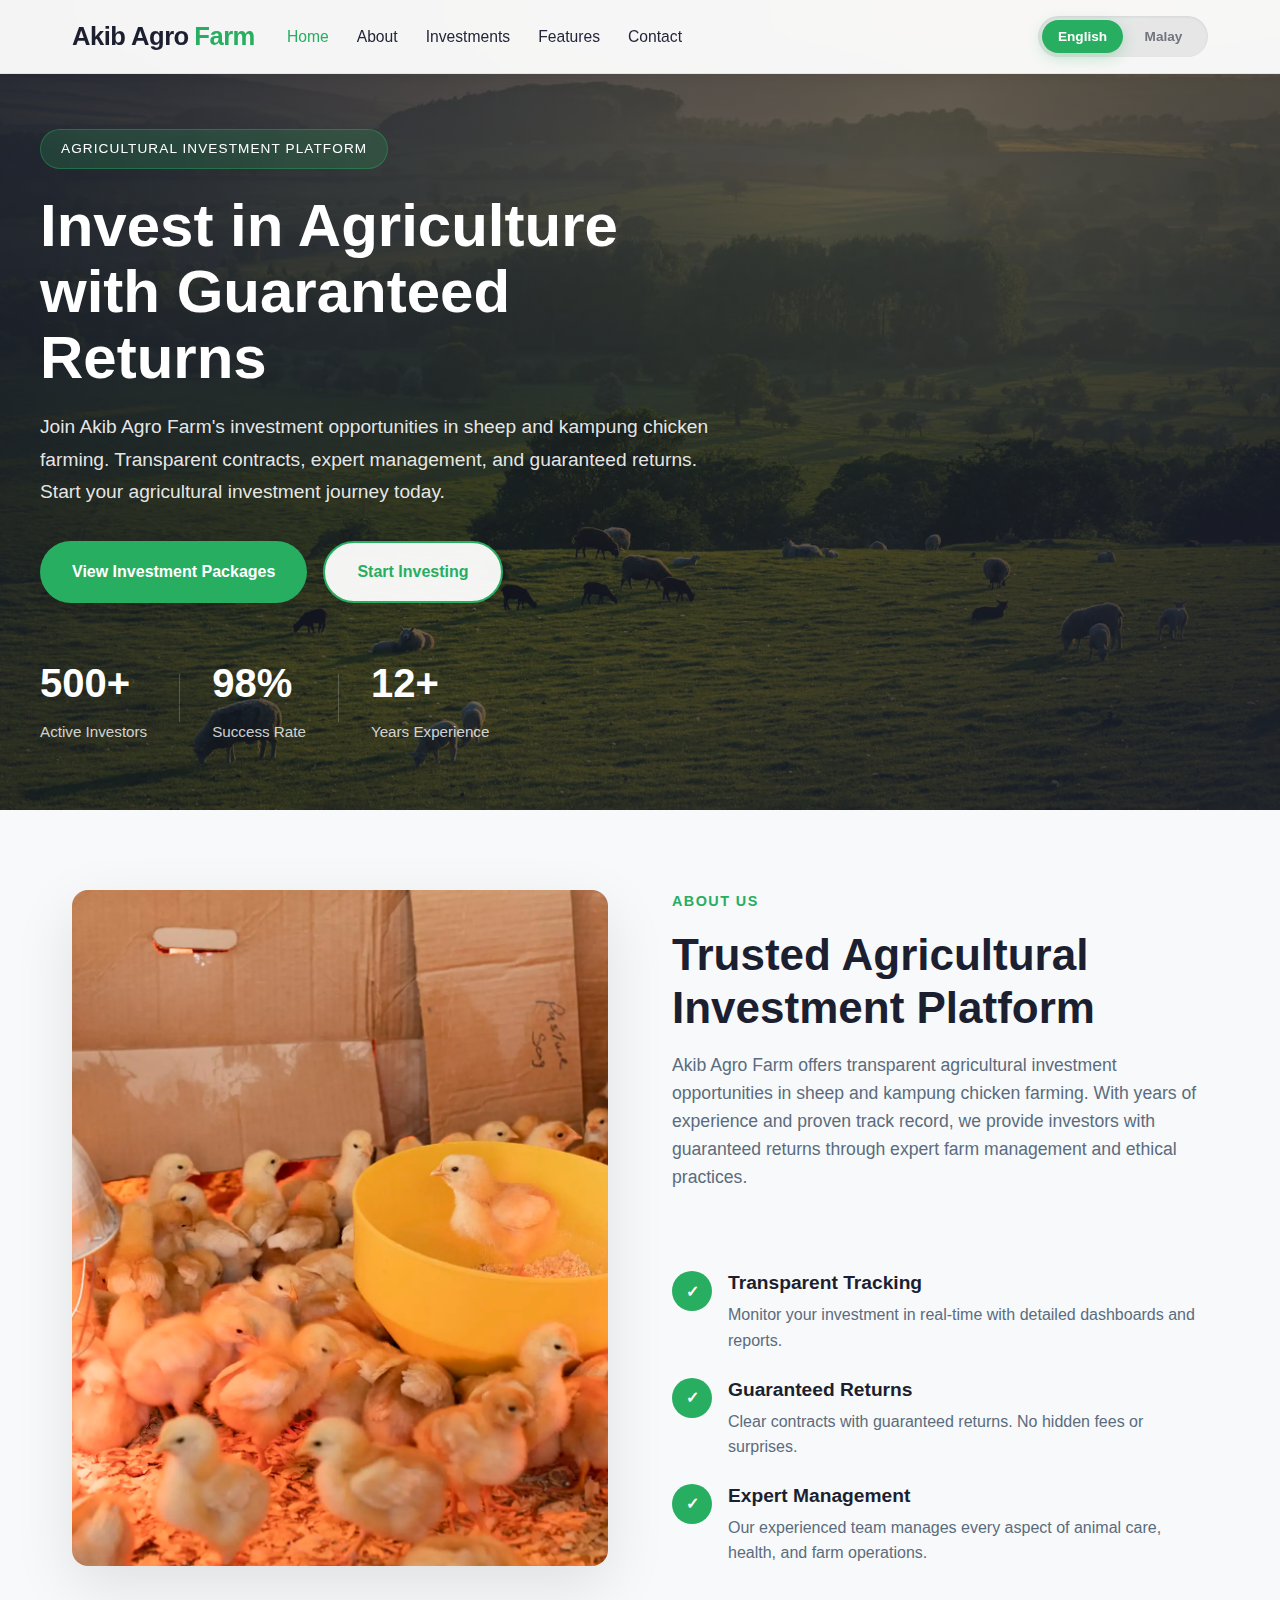
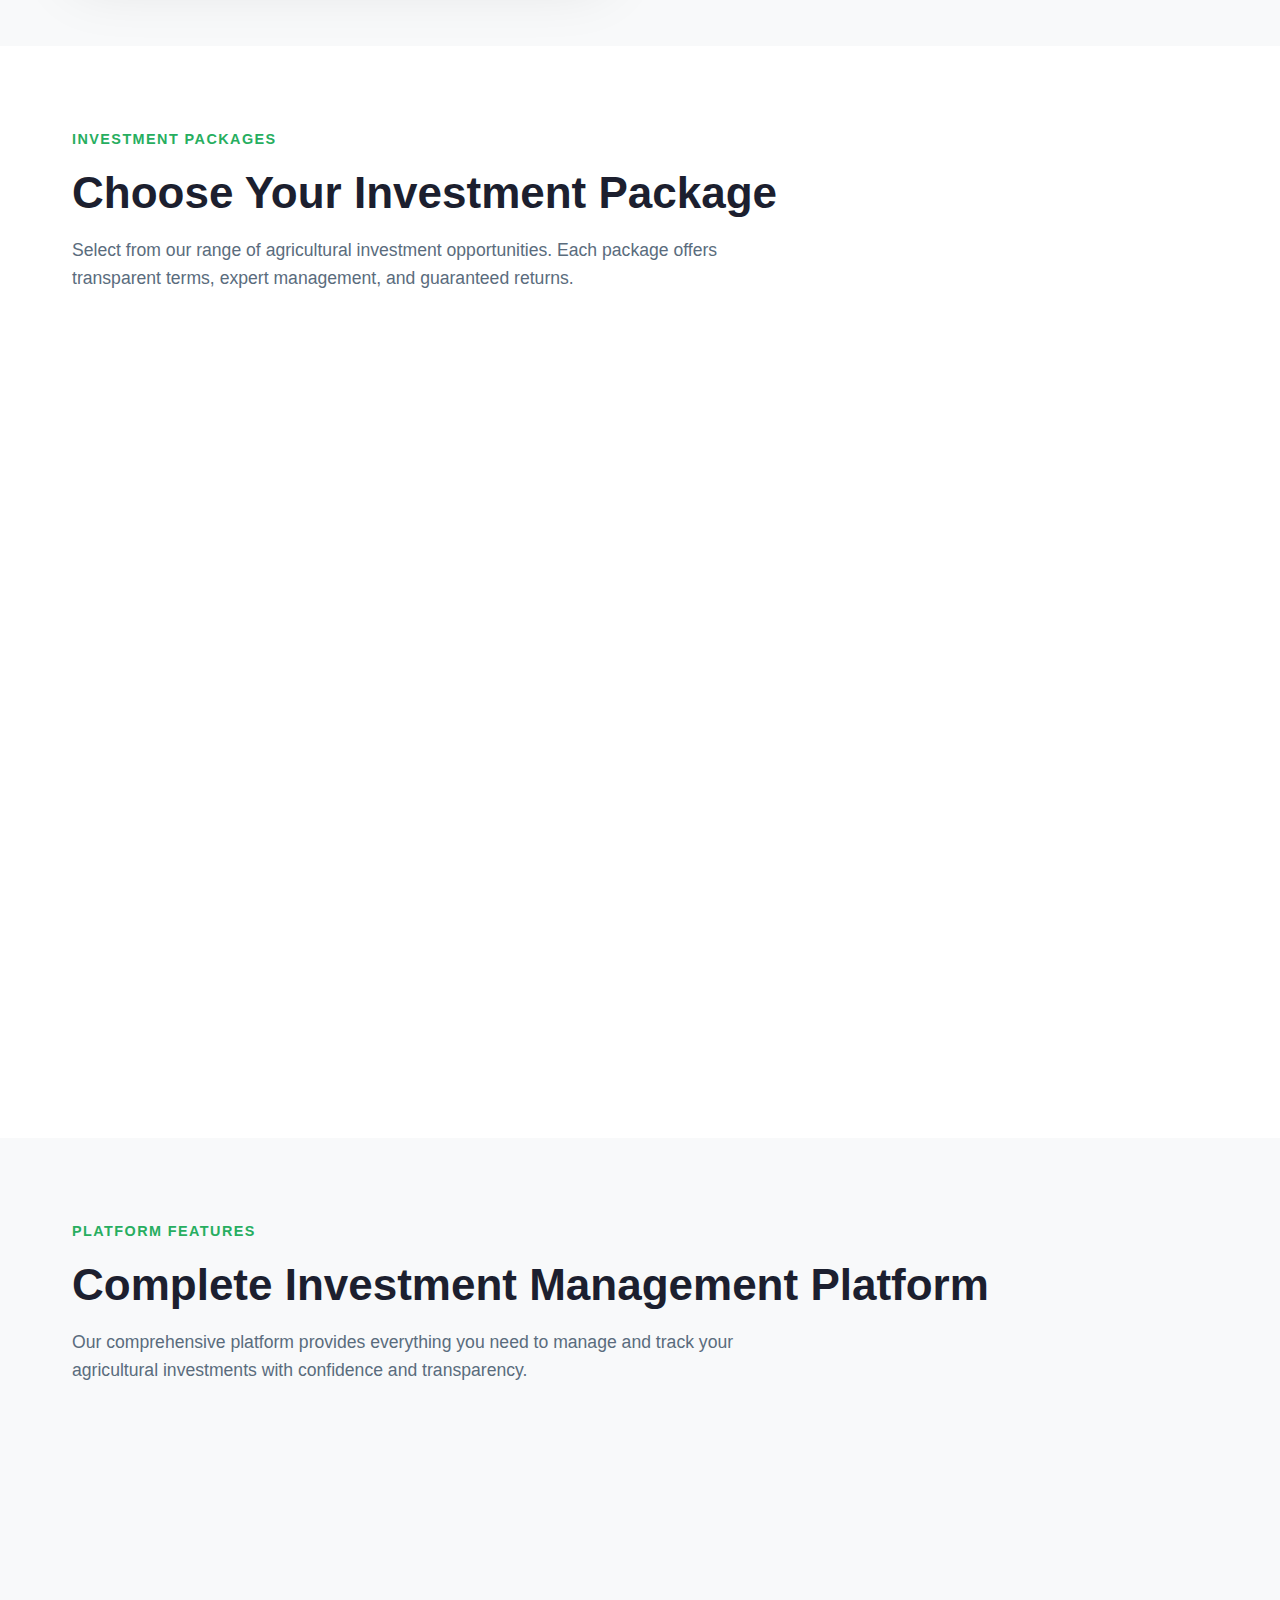
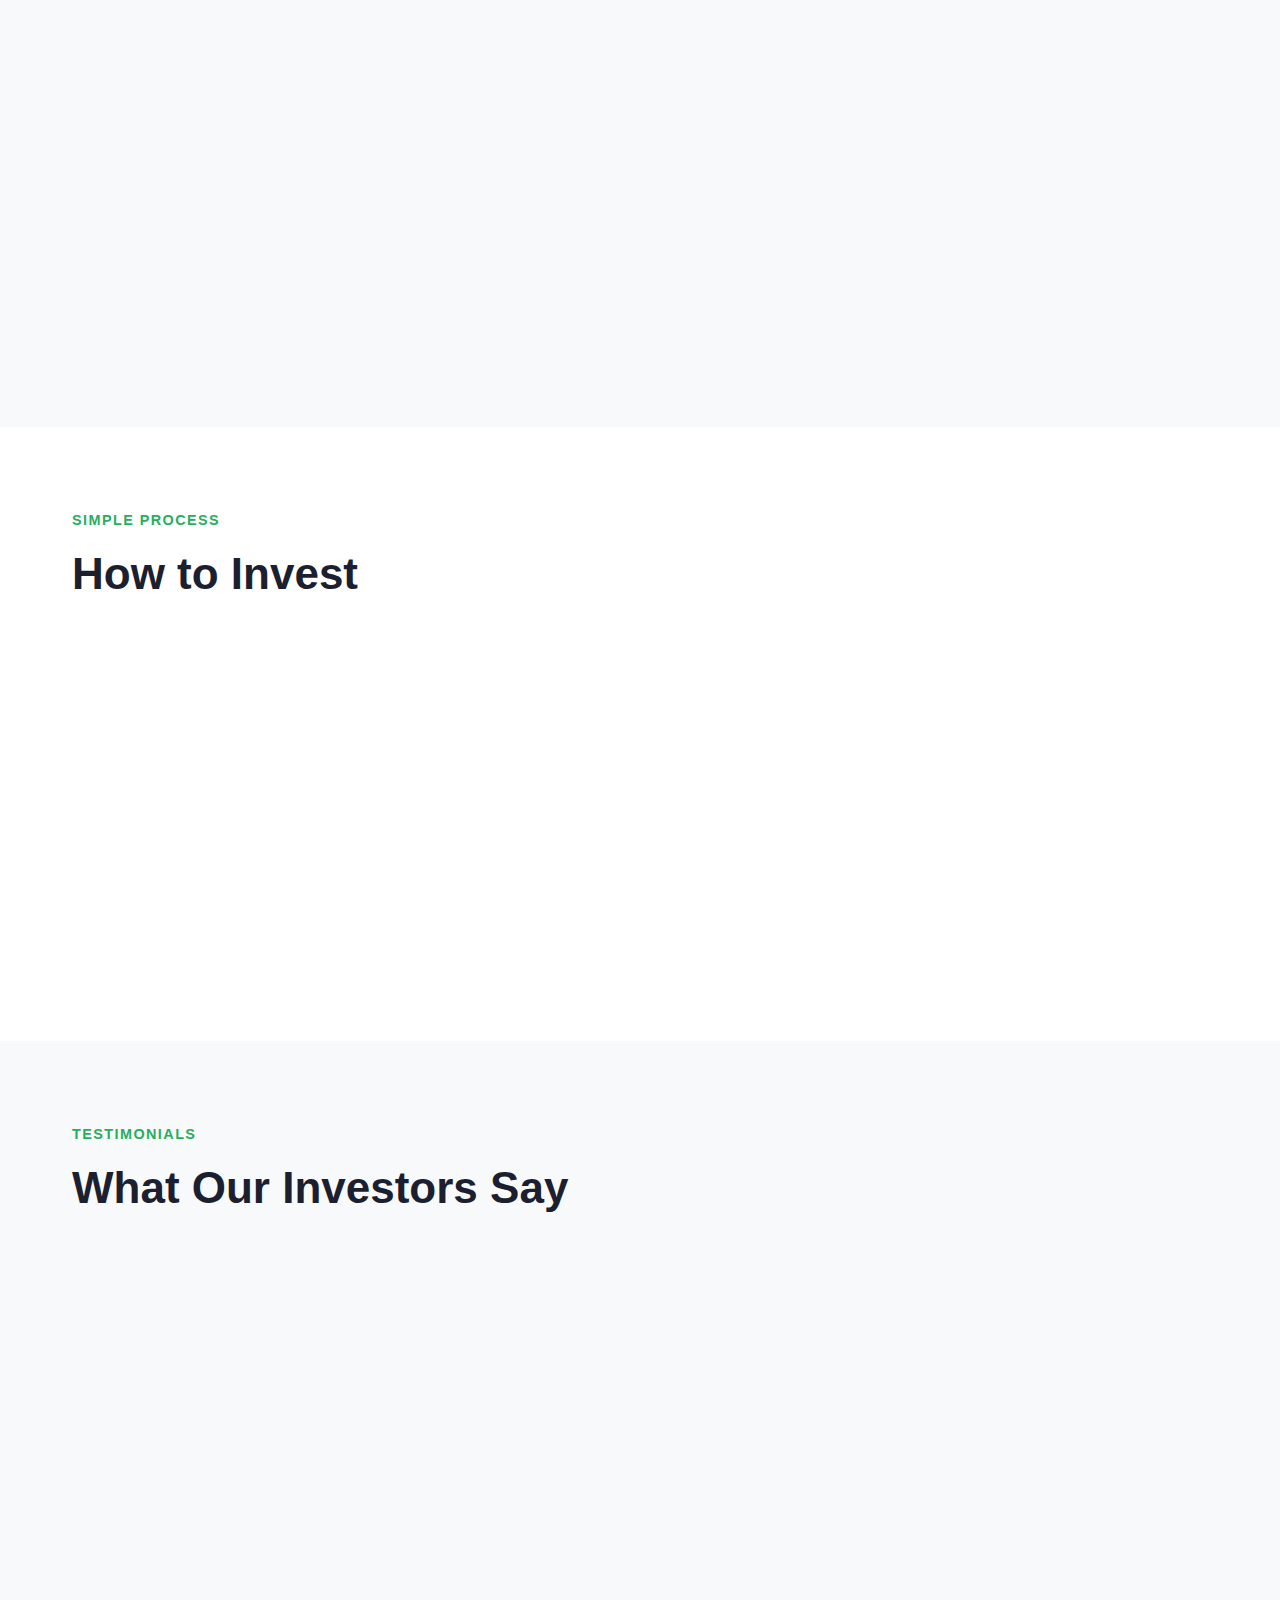
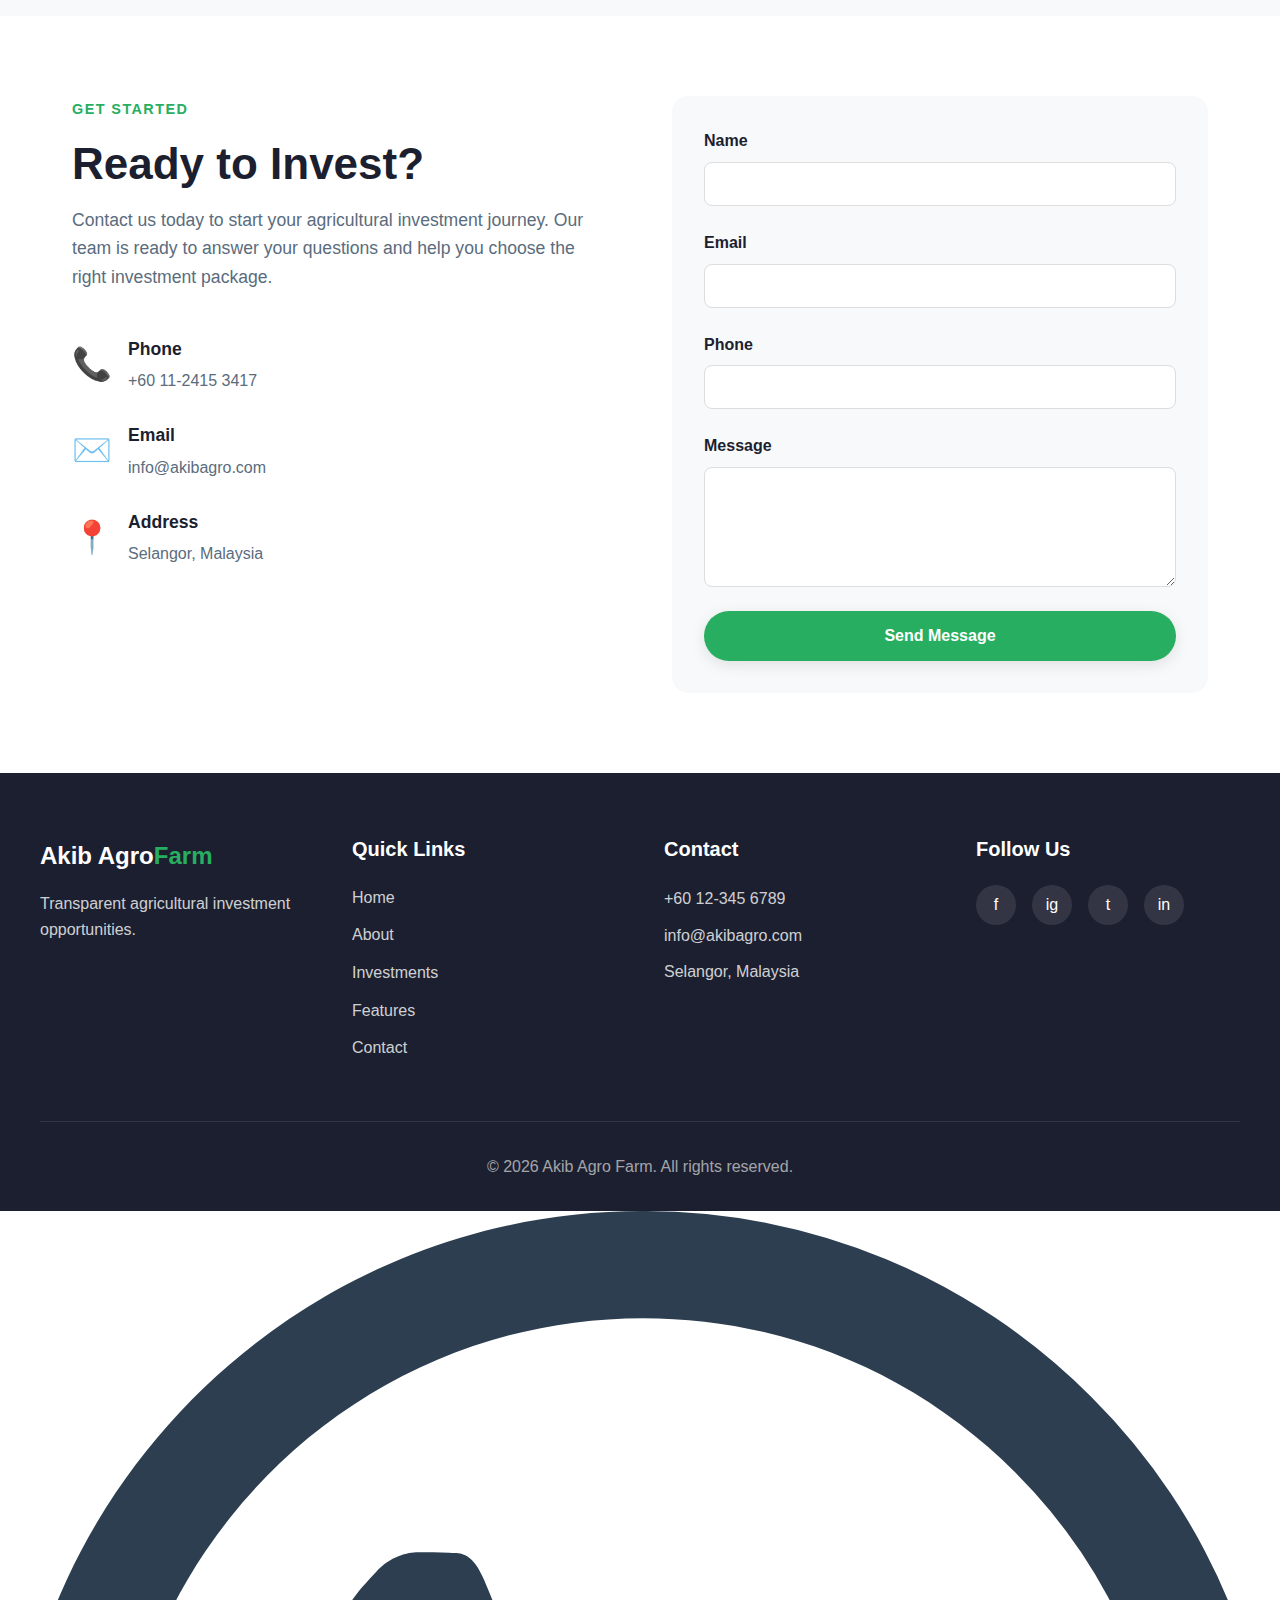
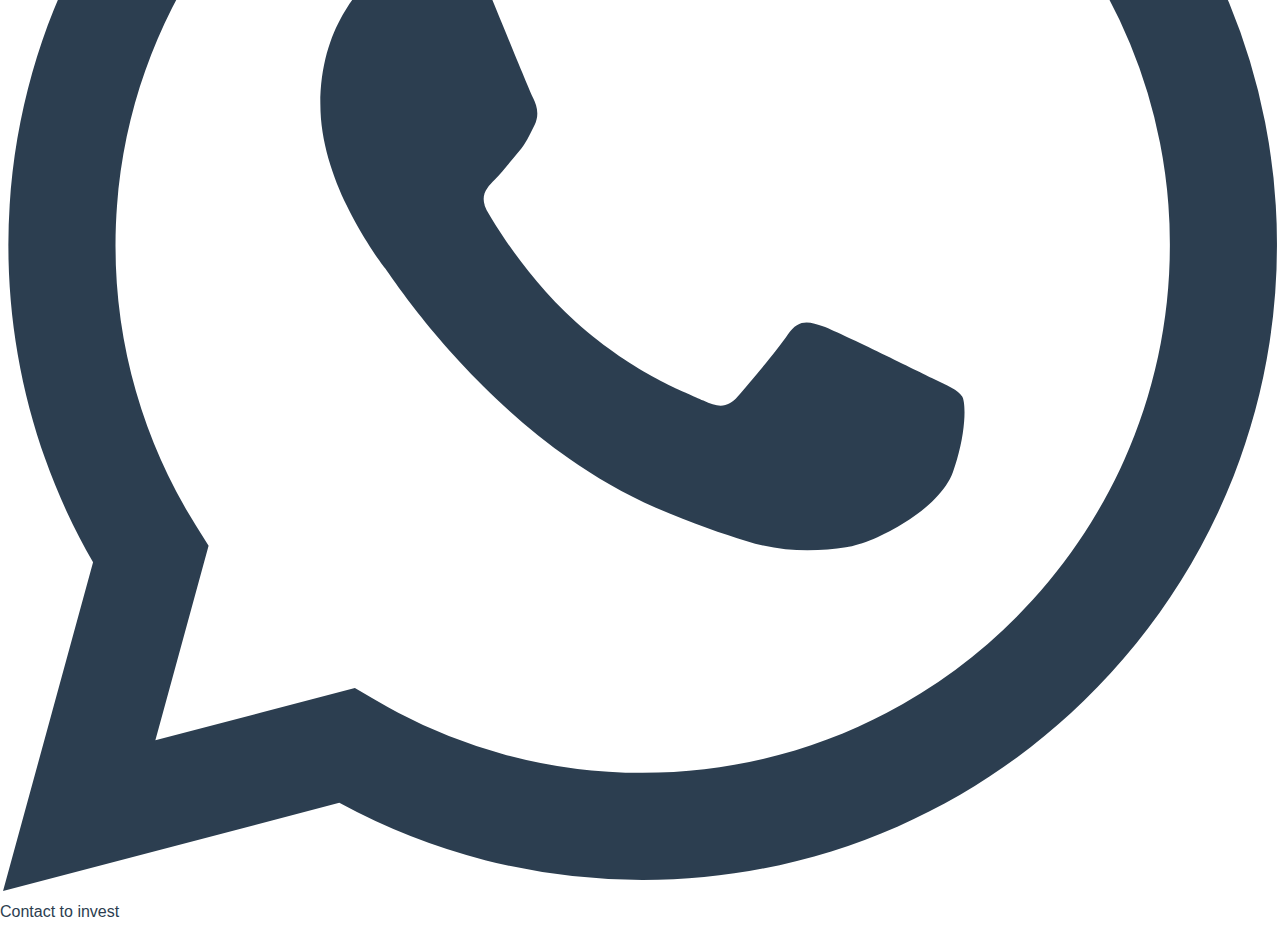
<file: index.html>
<!DOCTYPE html>
<html lang="en">
<head>
    <meta charset="UTF-8">
    <meta name="viewport" content="width=device-width, initial-scale=1.0">
    <meta name="description" content="Akib Agro Farm - Agricultural Investment Opportunities. Invest in sheep and kampung chicken farming with guaranteed returns. Transparent investment platform.">
    <title>Akib Agro Farm - Agricultural Investment Opportunities</title>
    <link rel="stylesheet" href="assets/css/main.css">
</head>
<body>
    <!-- Header -->
    <header class="header">
        <div class="header-container">
            <a href="index.html" class="logo">
                Akib Agro<span class="logo-dot">Farm</span>
            </a>
            <nav>
                <ul class="nav-menu">
                    <li><a href="#home" data-i18n="nav.home">Home</a></li>
                    <li><a href="#about" data-i18n="nav.about">About</a></li>
                    <li><a href="#investments" data-i18n="nav.investments">Investments</a></li>
                    <li><a href="#features" data-i18n="nav.features">Features</a></li>
                    <li><a href="#contact" data-i18n="nav.contact">Contact</a></li>
                </ul>
            </nav>
            <div class="language-switcher">
                <label class="lang-switch" for="language-toggle">
                    <span class="sr-only" id="language-toggle-label">Toggle language</span>
                    <input type="checkbox" id="language-toggle" role="switch" aria-labelledby="language-toggle-label">
                    <span class="lang-switch__track">
                        <span class="lang-switch__option lang-switch__option--en is-active">English</span>
                        <span class="lang-switch__option lang-switch__option--ms">Malay</span>
                        <span class="lang-switch__thumb" aria-hidden="true"></span>
                    </span>
                </label>
            </div>
            <button class="mobile-menu-toggle" aria-label="Toggle menu">☰</button>
        </div>
    </header>

    <!-- Hero Section -->
    <section class="hero" id="home">
        <div class="hero-background">
            <img src="assets/images/photo-1588152850700-c82ecb8ba9b1.webp" alt="Cattle farming landscape">
        </div>
        <div class="hero-container">
            <div class="hero-content">
                <span class="hero-pill" data-i18n="hero.pill">Agricultural Investment Platform</span>
                <h1 class="hero-title" data-i18n="hero.title">Invest in Agriculture with Guaranteed Returns</h1>
                <p class="hero-subtitle" data-i18n="hero.subtitle">Join Akib Agro Farm's investment opportunities in sheep and kampung chicken farming. Transparent contracts, expert management, and guaranteed returns. Start your agricultural investment journey today.</p>
                <div class="hero-cta">
                    <a href="#investments" class="btn btn-primary" data-i18n="hero.cta1">View Investment Packages</a>
                    <a href="#contact" class="btn btn-secondary" data-i18n="hero.cta2">Start Investing</a>
                </div>
                <div class="hero-stats">
                    <div class="hero-stat">
                        <span class="stat-value" data-i18n="hero.stat1.value">500+</span>
                        <span class="stat-label" data-i18n="hero.stat1.label">Active Investors</span>
                    </div>
                    <div class="hero-divider"></div>
                    <div class="hero-stat">
                        <span class="stat-value" data-i18n="hero.stat2.value">98%</span>
                        <span class="stat-label" data-i18n="hero.stat2.label">Success Rate</span>
                    </div>
                    <div class="hero-divider"></div>
                    <div class="hero-stat">
                        <span class="stat-value" data-i18n="hero.stat3.value">12+</span>
                        <span class="stat-label" data-i18n="hero.stat3.label">Years Experience</span>
                    </div>
                </div>
            </div>
        </div>
    </section>

    <!-- About Section -->
    <section class="section about-section" id="about">
        <div class="section-container">
            <div class="about-layout">
                <div class="about-image">
                    <img src="assets/images/photo-1589923188651-268a9765e432.webp" alt="Farm operations">
                </div>
                <div class="about-content">
                    <span class="section-label" data-i18n="about.label">About Us</span>
                    <h2 class="section-title" data-i18n="about.title">Trusted Agricultural Investment Platform</h2>
                    <p class="section-description" data-i18n="about.description">Akib Agro Farm offers transparent agricultural investment opportunities in sheep and kampung chicken farming. With years of experience and proven track record, we provide investors with guaranteed returns through expert farm management and ethical practices.</p>
                    <div class="about-features">
                        <div class="about-feature">
                            <div class="feature-icon">✓</div>
                            <div>
                                <h3 data-i18n="about.feature1.title">Transparent Tracking</h3>
                                <p data-i18n="about.feature1.description">Monitor your investment in real-time with detailed dashboards and reports.</p>
                            </div>
                        </div>
                        <div class="about-feature">
                            <div class="feature-icon">✓</div>
                            <div>
                                <h3 data-i18n="about.feature2.title">Guaranteed Returns</h3>
                                <p data-i18n="about.feature2.description">Clear contracts with guaranteed returns. No hidden fees or surprises.</p>
                            </div>
                        </div>
                        <div class="about-feature">
                            <div class="feature-icon">✓</div>
                            <div>
                                <h3 data-i18n="about.feature3.title">Expert Management</h3>
                                <p data-i18n="about.feature3.description">Our experienced team manages every aspect of animal care, health, and farm operations.</p>
                            </div>
                        </div>
                    </div>
                </div>
            </div>
        </div>
    </section>

    <!-- Investment Packages Section -->
    <section class="section investments-section" id="investments">
        <div class="section-container">
            <span class="section-label" data-i18n="investments.label">Investment Packages</span>
            <h2 class="section-title" data-i18n="investments.title">Choose Your Investment Package</h2>
            <p class="section-description" data-i18n="investments.description">Select from our range of agricultural investment opportunities. Each package offers transparent terms, expert management, and guaranteed returns.</p>
            
            <div class="packages-grid">
                <div class="package-card">
                    <div class="package-image">
                        <img src="assets/images/photo-1602027438676-ad64751bdbc1.webp" alt="Long-term sheep investment">
                    </div>
                    <div class="package-content">
                        <h3 class="package-name" data-i18n="investments.package1.name">Long-Term Sheep Investment</h3>
                        <p class="package-description" data-i18n="investments.package1.description">18-month investment with guaranteed 2 calves. Perfect for long-term agricultural investment.</p>
                        <div class="package-details">
                            <div class="package-detail">
                                <span class="detail-label" data-i18n="investments.duration">Duration:</span>
                                <span class="detail-value" data-i18n="investments.package1.duration">18 months</span>
                            </div>
                            <div class="package-detail">
                                <span class="detail-label" data-i18n="investments.price">Initial Cost:</span>
                                <span class="detail-value" data-i18n="investments.package1.price">RM 1,350/sheep</span>
                            </div>
                            <div class="package-detail">
                                <span class="detail-label" data-i18n="investments.returns">Returns:</span>
                                <span class="detail-value" data-i18n="investments.package1.returns">Guaranteed 2 calves</span>
                            </div>
                        </div>
                        <div class="package-actions">
                            <a href="detail/long-term-sheep-investment.html" class="btn btn-outline" data-i18n="investments.learnMore">Learn More</a>
                            <a href="#" class="btn btn-primary" data-i18n="investments.cta" data-whatsapp-package="package1" target="_blank" rel="noopener noreferrer">Invest Now</a>
                        </div>
                    </div>
                </div>

                <div class="package-card featured">
                    <div class="package-badge" data-i18n="investments.popular">Popular</div>
                    <div class="package-image">
                        <img src="assets/images/photo-1719400003255-9254a730353e.webp" alt="Sheep Qurban project">
                    </div>
                    <div class="package-content">
                        <h3 class="package-name" data-i18n="investments.package2.name">Sheep Qurban Project</h3>
                        <p class="package-description" data-i18n="investments.package2.description">6-month investment with 50/50 cost and profit sharing. Ideal for seasonal investment opportunities.</p>
                        <div class="package-details">
                            <div class="package-detail">
                                <span class="detail-label" data-i18n="investments.duration">Duration:</span>
                                <span class="detail-value" data-i18n="investments.package2.duration">6 months</span>
                            </div>
                            <div class="package-detail">
                                <span class="detail-label" data-i18n="investments.price">Initial Cost:</span>
                                <span class="detail-value" data-i18n="investments.package2.price">RM 500/sheep</span>
                            </div>
                            <div class="package-detail">
                                <span class="detail-label" data-i18n="investments.returns">Profit Share:</span>
                                <span class="detail-value" data-i18n="investments.package2.returns">50/50 split</span>
                            </div>
                        </div>
                        <div class="package-actions">
                            <a href="detail/sheep-qurban-project.html" class="btn btn-outline" data-i18n="investments.learnMore">Learn More</a>
                            <a href="#" class="btn btn-primary" data-i18n="investments.cta" data-whatsapp-package="package2" target="_blank" rel="noopener noreferrer">Invest Now</a>
                        </div>
                    </div>
                </div>

                <div class="package-card">
                    <div class="package-image">
                        <img src="assets/images/photo-1441122456239-401e92b73c65.webp" alt="Kampung chicken farming">
                    </div>
                    <div class="package-content">
                        <h3 class="package-name" data-i18n="investments.package3.name">Kampung Chicken Farming</h3>
                        <p class="package-description" data-i18n="investments.package3.description">4-month investment in premium kampung chicken farming. Fast returns with quality produce.</p>
                        <div class="package-details">
                            <div class="package-detail">
                                <span class="detail-label" data-i18n="investments.duration">Duration:</span>
                                <span class="detail-value" data-i18n="investments.package3.duration">4 months</span>
                            </div>
                            <div class="package-detail">
                                <span class="detail-label" data-i18n="investments.price">Initial Cost:</span>
                                <span class="detail-value" data-i18n="investments.package3.price">RM 4.50/chicken</span>
                            </div>
                            <div class="package-detail">
                                <span class="detail-label" data-i18n="investments.returns">Selling Price:</span>
                                <span class="detail-value" data-i18n="investments.package3.returns">RM 40-50/chicken</span>
                            </div>
                        </div>
                        <div class="package-actions">
                            <a href="detail/kampung-chicken-farming.html" class="btn btn-outline" data-i18n="investments.learnMore">Learn More</a>
                            <a href="#" class="btn btn-primary" data-i18n="investments.cta" data-whatsapp-package="package3" target="_blank" rel="noopener noreferrer">Invest Now</a>
                        </div>
                    </div>
                </div>
            </div>
        </div>
    </section>

    <!-- Features Section -->
    <section class="section features-section" id="features">
        <div class="section-container">
            <span class="section-label" data-i18n="features.label">Platform Features</span>
            <h2 class="section-title" data-i18n="features.title">Complete Investment Management Platform</h2>
            <p class="section-description" data-i18n="features.description">Our comprehensive platform provides everything you need to manage and track your agricultural investments with confidence and transparency.</p>
            
            <div class="features-grid">
                <div class="feature-card">
                    <div class="feature-header">
                        <div class="feature-icon-wrapper">
                            <svg class="feature-icon-large" xmlns="http://www.w3.org/2000/svg" viewBox="0 0 24 24" fill="none" stroke="currentColor" stroke-width="2" stroke-linecap="round" stroke-linejoin="round">
                                <path d="M21 16V8a2 2 0 0 0-1-1.73l-7-4a2 2 0 0 0-2 0l-7 4A2 2 0 0 0 3 8v8a2 2 0 0 0 1 1.73l7 4a2 2 0 0 0 2 0l7-4A2 2 0 0 0 21 16z"></path>
                                <polyline points="3.27 6.96 12 12.01 20.73 6.96"></polyline>
                                <line x1="12" y1="22.08" x2="12" y2="12"></line>
                            </svg>
                        </div>
                        <h3 data-i18n="features.feature1.title">Investment Dashboard</h3>
                    </div>
                    <p data-i18n="features.feature1.description">Monitor all your investments in one place with real-time updates, growth tracking, and performance metrics.</p>
                </div>
                <div class="feature-card">
                    <div class="feature-header">
                        <div class="feature-icon-wrapper">
                            <svg class="feature-icon-large" xmlns="http://www.w3.org/2000/svg" viewBox="0 0 24 24" fill="none" stroke="currentColor" stroke-width="2" stroke-linecap="round" stroke-linejoin="round">
                                <rect x="1" y="4" width="22" height="16" rx="2" ry="2"></rect>
                                <line x1="1" y1="10" x2="23" y2="10"></line>
                            </svg>
                        </div>
                        <h3 data-i18n="features.feature2.title">Transparent Contracts</h3>
                    </div>
                    <p data-i18n="features.feature2.description">Clear investment contracts with guaranteed returns. All terms, costs, and profit sharing clearly defined.</p>
                </div>
                <div class="feature-card">
                    <div class="feature-header">
                        <div class="feature-icon-wrapper">
                            <svg class="feature-icon-large" xmlns="http://www.w3.org/2000/svg" viewBox="0 0 24 24" fill="none" stroke="currentColor" stroke-width="2" stroke-linecap="round" stroke-linejoin="round">
                                <line x1="18" y1="20" x2="18" y2="10"></line>
                                <line x1="12" y1="20" x2="12" y2="4"></line>
                                <line x1="6" y1="20" x2="6" y2="14"></line>
                            </svg>
                        </div>
                        <h3 data-i18n="features.feature3.title">Animal Health Tracking</h3>
                    </div>
                    <p data-i18n="features.feature3.description">Track the health, growth, and well-being of your invested animals with regular updates and reports.</p>
                </div>
                <div class="feature-card">
                    <div class="feature-header">
                        <div class="feature-icon-wrapper">
                            <svg class="feature-icon-large" xmlns="http://www.w3.org/2000/svg" viewBox="0 0 24 24" fill="none" stroke="currentColor" stroke-width="2" stroke-linecap="round" stroke-linejoin="round">
                                <path d="M18 8A6 6 0 0 0 6 8c0 7-3 9-3 9h18s-3-2-3-9"></path>
                                <path d="M13.73 21a2 2 0 0 1-3.46 0"></path>
                            </svg>
                        </div>
                        <h3 data-i18n="features.feature4.title">Investment Updates</h3>
                    </div>
                    <p data-i18n="features.feature4.description">Receive instant notifications for investment milestones, health updates, and important contract information.</p>
                </div>
                <div class="feature-card">
                    <div class="feature-header">
                        <div class="feature-icon-wrapper">
                            <svg class="feature-icon-large" xmlns="http://www.w3.org/2000/svg" viewBox="0 0 24 24" fill="none" stroke="currentColor" stroke-width="2" stroke-linecap="round" stroke-linejoin="round">
                                <rect x="5" y="2" width="14" height="20" rx="2" ry="2"></rect>
                                <line x1="12" y1="18" x2="12.01" y2="18"></line>
                            </svg>
                        </div>
                        <h3 data-i18n="features.feature5.title">Mobile Optimized</h3>
                    </div>
                    <p data-i18n="features.feature5.description">Access your investment dashboard from any device, anywhere, anytime. Monitor your investments on the go.</p>
                </div>
                <div class="feature-card">
                    <div class="feature-header">
                        <div class="feature-icon-wrapper">
                            <svg class="feature-icon-large" xmlns="http://www.w3.org/2000/svg" viewBox="0 0 24 24" fill="none" stroke="currentColor" stroke-width="2" stroke-linecap="round" stroke-linejoin="round">
                                <rect x="3" y="11" width="18" height="11" rx="2" ry="2"></rect>
                                <path d="M7 11V7a5 5 0 0 1 10 0v4"></path>
                            </svg>
                        </div>
                        <h3 data-i18n="features.feature6.title">Secure & Transparent</h3>
                    </div>
                    <p data-i18n="features.feature6.description">Your investment data is secure with enterprise-grade security. All contracts and returns are transparent and auditable.</p>
                </div>
            </div>
        </div>
    </section>

    <!-- How It Works Section -->
    <section class="section process-section">
        <div class="section-container">
            <span class="section-label" data-i18n="process.label">Simple Process</span>
            <h2 class="section-title" data-i18n="process.title">How to Invest</h2>
            <div class="process-steps">
                <div class="process-step">
                    <div class="step-number">01</div>
                    <h3 data-i18n="process.step1.title">Choose Package</h3>
                    <p data-i18n="process.step1.description">Select from our investment packages: Long-Term Sheep, Qurban Project, or Kampung Chicken.</p>
                </div>
                <div class="process-step">
                    <div class="step-number">02</div>
                    <h3 data-i18n="process.step2.title">Contact Us</h3>
                    <p data-i18n="process.step2.description">Contact us via WhatsApp or phone to discuss your investment and review contract terms.</p>
                </div>
                <div class="process-step">
                    <div class="step-number">03</div>
                    <h3 data-i18n="process.step3.title">Sign Contract</h3>
                    <p data-i18n="process.step3.description">Review and sign the investment contract with clear terms, costs, and guaranteed returns.</p>
                </div>
                <div class="process-step">
                    <div class="step-number">04</div>
                    <h3 data-i18n="process.step4.title">Track & Receive Returns</h3>
                    <p data-i18n="process.step4.description">Monitor your investment through our platform and receive guaranteed returns at contract completion.</p>
                </div>
            </div>
        </div>
    </section>

    <!-- Testimonials Section -->
    <section class="section testimonials-section">
        <div class="section-container">
            <span class="section-label" data-i18n="testimonials.label">Testimonials</span>
            <h2 class="section-title" data-i18n="testimonials.title">What Our Investors Say</h2>
            <div class="testimonials-grid">
                <div class="testimonial-card">
                    <div class="testimonial-quote">"</div>
                    <p class="testimonial-text" data-i18n="testimonials.testimonial1.text">Investing with Akib Agro Farm has been a great experience. The platform is transparent, payments are easy, and I can track everything in real-time.</p>
                    <div class="testimonial-author">
                        <div class="author-avatar">A</div>
                        <div>
                            <div class="author-name" data-i18n="testimonials.testimonial1.name">Ahmad Rahman</div>
                            <div class="author-role" data-i18n="testimonials.testimonial1.role">Investor since 2022</div>
                        </div>
                    </div>
                </div>
                <div class="testimonial-card">
                    <div class="testimonial-quote">"</div>
                    <p class="testimonial-text" data-i18n="testimonials.testimonial2.text">The installment payment option made it easy for me to invest. The dashboard is user-friendly and I receive timely notifications about my investments.</p>
                    <div class="testimonial-author">
                        <div class="author-avatar">S</div>
                        <div>
                            <div class="author-name" data-i18n="testimonials.testimonial2.name">Siti Nurhaliza</div>
                            <div class="author-role" data-i18n="testimonials.testimonial2.role">Investor since 2023</div>
                        </div>
                    </div>
                </div>
                <div class="testimonial-card">
                    <div class="testimonial-quote">"</div>
                    <p class="testimonial-text" data-i18n="testimonials.testimonial3.text">Professional service and excellent returns. The team is responsive and the platform provides all the information I need to make informed decisions.</p>
                    <div class="testimonial-author">
                        <div class="author-avatar">M</div>
                        <div>
                            <div class="author-name" data-i18n="testimonials.testimonial3.name">Mohd Faizal</div>
                            <div class="author-role" data-i18n="testimonials.testimonial3.role">Investor since 2021</div>
                        </div>
                    </div>
                </div>
            </div>
        </div>
    </section>

    <!-- Contact Section -->
    <section class="section contact-section" id="contact">
        <div class="section-container">
            <div class="contact-layout">
                <div class="contact-content">
                    <span class="section-label" data-i18n="contact.label">Get Started</span>
                    <h2 class="section-title" data-i18n="contact.title">Ready to Invest?</h2>
                    <p class="section-description" data-i18n="contact.description">Contact us today to start your agricultural investment journey. Our team is ready to answer your questions and help you choose the right investment package.</p>
                    <div class="contact-info">
                        <div class="contact-item">
                            <div class="contact-icon">📞</div>
                            <div>
                                <h4 data-i18n="contact.phone.label">Phone</h4>
                                <p data-i18n="contact.phone.value">+60 12-345 6789</p>
                            </div>
                        </div>
                        <div class="contact-item">
                            <div class="contact-icon">✉️</div>
                            <div>
                                <h4 data-i18n="contact.email.label">Email</h4>
                                <p>info@akibagro.com</p>
                            </div>
                        </div>
                        <div class="contact-item">
                            <div class="contact-icon">📍</div>
                            <div>
                                <h4 data-i18n="contact.address.label">Address</h4>
                                <p data-i18n="contact.address.value">Selangor, Malaysia</p>
                            </div>
                        </div>
                    </div>
                </div>
                <div class="contact-form-wrapper">
                    <form class="contact-form" id="contact-form">
                        <div class="form-group">
                            <label for="name" data-i18n="contact.form.name">Name</label>
                            <input type="text" id="name" name="name" required>
                        </div>
                        <div class="form-group">
                            <label for="email" data-i18n="contact.form.email">Email</label>
                            <input type="email" id="email" name="email" required>
                        </div>
                        <div class="form-group">
                            <label for="phone" data-i18n="contact.form.phone">Phone</label>
                            <input type="tel" id="phone" name="phone" required>
                        </div>
                        <div class="form-group">
                            <label for="message" data-i18n="contact.form.message">Message</label>
                            <textarea id="message" name="message" rows="5" required></textarea>
                        </div>
                        <button type="submit" class="btn btn-primary" data-i18n="contact.form.submit">Send Message</button>
                    </form>
                </div>
            </div>
        </div>
    </section>

    <!-- Footer -->
    <footer class="footer">
        <div class="footer-container">
            <div class="footer-content">
                <div class="footer-section">
                    <a href="index.html" class="footer-logo">Akib Agro<span class="logo-dot">Farm</span></a>
                    <p class="footer-tagline" data-i18n="footer.tagline">Transparent agricultural investment opportunities.</p>
                </div>
                <div class="footer-section">
                    <h3 data-i18n="footer.links">Quick Links</h3>
                    <ul class="footer-links">
                        <li><a href="#home" data-i18n="nav.home">Home</a></li>
                        <li><a href="#about" data-i18n="nav.about">About</a></li>
                        <li><a href="#investments" data-i18n="nav.investments">Investments</a></li>
                        <li><a href="#features" data-i18n="nav.features">Features</a></li>
                        <li><a href="#contact" data-i18n="nav.contact">Contact</a></li>
                    </ul>
                </div>
                <div class="footer-section">
                    <h3 data-i18n="footer.contact">Contact</h3>
                    <ul class="footer-contact">
                        <li>+60 12-345 6789</li>
                        <li>info@akibagro.com</li>
                        <li data-i18n="contact.address.value">Selangor, Malaysia</li>
                    </ul>
                </div>
                <div class="footer-section">
                    <h3 data-i18n="footer.follow">Follow Us</h3>
                    <div class="footer-social">
                        <a href="#" class="social-icon" aria-label="Facebook">f</a>
                        <a href="#" class="social-icon" aria-label="Instagram">ig</a>
                        <a href="#" class="social-icon" aria-label="Twitter">t</a>
                        <a href="#" class="social-icon" aria-label="LinkedIn">in</a>
                    </div>
                </div>
            </div>
            <div class="footer-bottom">
                <p data-i18n="footer.copyright">© <span id="current-year">2024</span> Akib Agro Farm. All rights reserved.</p>
            </div>
        </div>
    </footer>

    <!-- WhatsApp Sticky Button -->
    <a href="#" class="whatsapp-float" target="_blank" rel="noopener noreferrer" aria-label="Contact to invest via WhatsApp">
        <svg xmlns="http://www.w3.org/2000/svg" viewBox="0 0 24 24" fill="currentColor" class="whatsapp-icon">
            <path d="M17.472 14.382c-.297-.149-1.758-.867-2.03-.967-.273-.099-.471-.148-.67.15-.197.297-.767.966-.94 1.164-.173.199-.347.223-.644.075-.297-.15-1.255-.463-2.39-1.475-.883-.788-1.48-1.761-1.653-2.059-.173-.297-.018-.458.13-.606.134-.133.298-.347.446-.52.149-.174.198-.298.298-.497.099-.198.05-.371-.025-.52-.075-.149-.669-1.612-.916-2.207-.242-.579-.487-.5-.669-.51-.173-.008-.371-.01-.57-.01-.198 0-.52.074-.792.372-.272.297-1.04 1.016-1.04 2.479 0 1.462 1.065 2.875 1.213 3.074.149.198 2.096 3.2 5.077 4.487.709.306 1.262.489 1.694.625.712.227 1.36.195 1.871.118.571-.085 1.758-.719 2.006-1.413.248-.694.248-1.289.173-1.413-.074-.124-.272-.198-.57-.347m-5.421 7.403h-.004a9.87 9.87 0 01-5.031-1.378l-.361-.214-3.741.982.998-3.648-.235-.374a9.86 9.86 0 01-1.51-5.26c.001-5.45 4.436-9.884 9.888-9.884 2.64 0 5.122 1.03 6.988 2.898a9.825 9.825 0 012.893 6.994c-.003 5.45-4.437 9.884-9.885 9.884m8.413-18.297A11.815 11.815 0 0012.05 0C5.495 0 .16 5.335.157 11.892c0 2.096.547 4.142 1.588 5.945L.057 24l6.305-1.654a11.882 11.882 0 005.683 1.448h.005c6.554 0 11.89-5.335 11.893-11.893a11.821 11.821 0 00-3.48-8.413Z"/>
        </svg>
        <span class="whatsapp-tooltip" data-i18n="whatsapp.tooltip">Contact to invest</span>
    </a>

    <script src="assets/js/language-switcher.js"></script>
    <script src="assets/js/main.js"></script>
</body>
</html>
</file>
<file: assets/css/main.css>
/* Main CSS - Imports and Global Styles */
@import url('modules/header.css');
@import url('modules/hero.css');
@import url('modules/features.css');
@import url('modules/footer.css');

/* Reset and Base Styles */
* {
  margin: 0;
  padding: 0;
  box-sizing: border-box;
}

html {
  scroll-behavior: smooth;
}

body {
  font-family: -apple-system, BlinkMacSystemFont, 'Segoe UI', Roboto, 'Helvetica Neue', Arial, sans-serif;
  line-height: 1.6;
  color: #2c3e50;
  background: white;
}

/* Typography */
h1, h2, h3, h4, h5, h6 {
  font-weight: 700;
  line-height: 1.2;
}

a {
  color: inherit;
  text-decoration: none;
}

img {
  max-width: 100%;
  height: auto;
}

/* Utility Classes */
.section {
  padding: 5rem 0;
}

.section-container {
  max-width: 1200px;
  margin: 0 auto;
  padding: 0 2rem;
}

.section-label {
  display: inline-block;
  color: #27ae60;
  font-size: 0.9rem;
  font-weight: 600;
  text-transform: uppercase;
  letter-spacing: 0.1em;
  margin-bottom: 1rem;
}

.section-title {
  font-size: clamp(2rem, 4vw, 2.75rem);
  margin-bottom: 1rem;
  color: #1c1f2f;
}

.section-description {
  font-size: 1.1rem;
  color: #5a6c7d;
  margin-bottom: 3rem;
  max-width: 700px;
}

/* Buttons */
.btn {
  padding: 1rem 2rem;
  border-radius: 999px;
  font-size: 1rem;
  font-weight: 600;
  text-decoration: none;
  display: inline-flex;
  align-items: center;
  justify-content: center;
  gap: 0.5rem;
  transition: all 0.3s ease;
  border: none;
  cursor: pointer;
  box-shadow: 0 4px 15px rgba(0, 0, 0, 0.1);
}

.btn-primary {
  background: #27ae60;
  color: white;
}

.btn-primary:hover {
  background: #229954;
  transform: translateY(-2px);
  box-shadow: 0 6px 20px rgba(39, 174, 96, 0.3);
}

.btn-secondary {
  background: rgba(255, 255, 255, 0.95);
  color: #27ae60;
  border: 2px solid #27ae60;
}

.btn-secondary:hover {
  background: #27ae60;
  color: white;
  transform: translateY(-2px);
}

.btn-outline {
  background: transparent;
  color: #27ae60;
  border: 2px solid #27ae60;
}

.btn-outline:hover {
  background: #27ae60;
  color: white;
  transform: translateY(-2px);
}

/* Screen Reader Only */
.sr-only {
  position: absolute;
  width: 1px;
  height: 1px;
  padding: 0;
  margin: -1px;
  overflow: hidden;
  clip: rect(0, 0, 0, 0);
  white-space: nowrap;
  border-width: 0;
}

/* Responsive */
@media (max-width: 768px) {
  .section {
    padding: 3rem 0;
  }

  .section-container {
    padding: 0 1.5rem;
  }

  .btn {
    width: 100%;
  }
}
</file>
